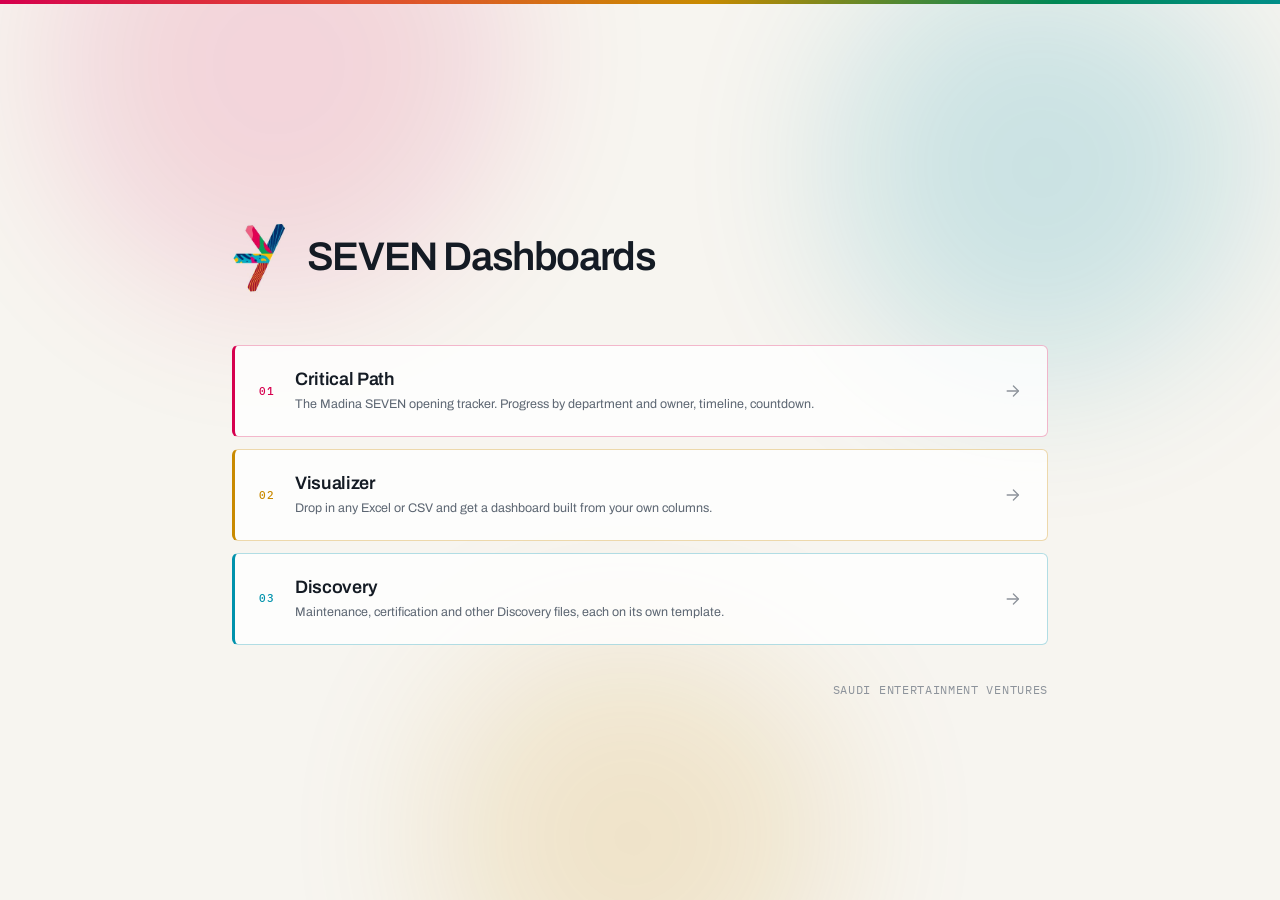
<file: index.html>
<!DOCTYPE html>
<html lang="en">
<head>
<meta charset="UTF-8" />
<meta name="viewport" content="width=device-width, initial-scale=1.0" />
<title>SEVEN Dashboards</title>
<link rel="icon" href="logo.png" />
<link rel="preconnect" href="https://fonts.googleapis.com">
<link rel="preconnect" href="https://fonts.gstatic.com" crossorigin>
<link href="https://fonts.googleapis.com/css2?family=Archivo:wght@400;500;600;700&family=IBM+Plex+Mono:wght@400;500;600&display=swap" rel="stylesheet">
<link rel="stylesheet" href="seven.css" />
<style>
  body{ display:flex; flex-direction:column; position:relative; overflow-x:hidden; }

  /* --------------------------------------------------------------
     Drifting colour field. Same slow motion as before, but the blobs
     are the logo's own hues sitting on paper instead of on navy.
     -------------------------------------------------------------- */
  @keyframes drift1{ 0%,100%{ transform:translate(0,0) rotate(0deg); } 50%{ transform:translate(26px,-18px) rotate(6deg); } }
  @keyframes drift2{ 0%,100%{ transform:translate(0,0) rotate(0deg); } 50%{ transform:translate(-22px,16px) rotate(-5deg); } }
  @keyframes drift3{ 0%,100%{ transform:translate(0,0) rotate(0deg); } 50%{ transform:translate(16px,20px) rotate(4deg); } }

  .field{ position:fixed; inset:0; overflow:hidden; z-index:0; pointer-events:none; }
  .blob{
    position:absolute; border-radius:44% 56% 52% 48% / 48% 44% 56% 52%;
    filter:blur(80px); will-change:transform;
  }
  .blob1{ top:-160px; left:4%;  width:460px; height:460px; background:var(--magenta); opacity:0.13; animation:drift1 14s ease-in-out infinite; }
  .blob2{ top:-40px;  right:2%; width:420px; height:420px; background:var(--cyan);    opacity:0.18; animation:drift2 17s ease-in-out infinite; }
  .blob3{ bottom:-140px; left:34%; width:400px; height:400px; background:var(--amber); opacity:0.16; animation:drift3 20s ease-in-out infinite; }

  @media (prefers-reduced-motion: reduce){
    .blob{ animation:none; }
  }
  /* On a phone the field covers most of the screen, so dial it back. */
  @media (max-width:640px){
    .blob{ filter:blur(64px); }
    .blob1{ width:300px; height:300px; opacity:0.10; }
    .blob2{ width:280px; height:280px; opacity:0.12; }
    .blob3{ width:280px; height:280px; opacity:0.11; }
  }

  .page{
    position:relative; z-index:1;
    flex:1; width:100%; max-width:880px; margin:0 auto;
    padding:56px 32px 40px;
    display:flex; flex-direction:column; justify-content:center;
  }

  /* masthead: the mark, and one line. Nothing else. */
  .masthead{ display:flex; align-items:center; gap:20px; margin-bottom:52px; }
  .masthead img{ height:72px; width:auto; object-fit:contain; display:block; flex:none; }
  .masthead h1{
    font-size:clamp(28px, 5vw, 40px); font-weight:600; letter-spacing:-0.035em;
    line-height:1.05;
  }

  /* the three dashboards, as outlined cards in their own SEVEN colour */
  .index{ display:flex; flex-direction:column; gap:12px; }

  /* everything arrives in sequence, so the page feels built rather than dumped */
  .masthead{ animation:rise-in .6s cubic-bezier(.22,.9,.25,1) .05s both; }
  .entry{ animation:rise-in .6s cubic-bezier(.22,.9,.25,1) both; }
  .entry:nth-child(1){ animation-delay:.16s; }
  .entry:nth-child(2){ animation-delay:.26s; }
  .entry:nth-child(3){ animation-delay:.36s; }
  .page-foot{ animation:rise-in .6s cubic-bezier(.22,.9,.25,1) .46s both; }
  .entry{
    display:grid; grid-template-columns:auto 1fr auto; align-items:center;
    gap:20px; padding:22px 24px;
    background:rgba(255,255,255,0.78);
    border:1px solid var(--edge);
    border-left:3px solid var(--accent);
    border-radius:var(--radius);
    transition:border-color .16s ease, background .16s ease, transform .16s ease;
  }
  .entry:hover{
    background:#fff;
    border-color:var(--accent);
    border-left-color:var(--accent);
    transform:translateX(3px);
  }
  .entry .num{
    font-family:var(--mono); font-size:11px; letter-spacing:.1em;
    color:var(--accent); font-weight:500;
  }
  .entry .body{ min-width:0; }
  .entry h2{ font-size:18px; font-weight:600; letter-spacing:-0.02em; line-height:1.25; }
  .entry p{ color:var(--ink-2); font-size:12.5px; margin-top:4px; }
  .entry .arrow{
    color:var(--ink-3); display:flex; align-items:center;
    transition:transform .16s ease, color .16s ease;
  }
  .entry:hover .arrow{ color:var(--accent); transform:translateX(3px); }

  .page-foot{
    margin-top:36px; padding-top:0;
    display:flex; justify-content:flex-end; gap:16px; flex-wrap:wrap;
    color:var(--ink-3); font-size:11.5px;
  }
  .page-foot .mono{ letter-spacing:.06em; }

  @media (max-width:560px){
    .page{ padding:56px 20px 36px; }
    .masthead{ gap:14px; margin-bottom:40px; }
    .masthead img{ height:52px; }
    .entry{ grid-template-columns:1fr auto; gap:14px; padding:18px 16px; }
    .entry .num{ display:none; }
  }
</style>
</head>
<body>

<div class="brand-rule"></div>

<div class="field" aria-hidden="true">
  <div class="blob blob1"></div>
  <div class="blob blob2"></div>
  <div class="blob blob3"></div>
</div>

<div class="page">

  <div class="masthead">
    <img src="logo.png" alt="SEVEN" />
    <h1>SEVEN Dashboards</h1>
  </div>

  <nav class="index">

    <a class="entry" href="critical-path.html" style="--accent:var(--magenta); --edge:rgba(214,0,78,0.28)">
      <span class="num">01</span>
      <div class="body">
        <h2>Critical Path</h2>
        <p>The Madina SEVEN opening tracker. Progress by department and owner, timeline, countdown.</p>
      </div>
      <span class="arrow"><svg width="20" height="20" viewBox="0 0 24 24" fill="none" stroke="currentColor" stroke-width="1.6" stroke-linecap="round" stroke-linejoin="round"><path d="M5 12h13"/><path d="M12.5 6l6 6-6 6"/></svg></span>
    </a>

    <a class="entry" href="visualizer.html" style="--accent:var(--amber); --edge:rgba(201,138,0,0.32)">
      <span class="num">02</span>
      <div class="body">
        <h2>Visualizer</h2>
        <p>Drop in any Excel or CSV and get a dashboard built from your own columns.</p>
      </div>
      <span class="arrow"><svg width="20" height="20" viewBox="0 0 24 24" fill="none" stroke="currentColor" stroke-width="1.6" stroke-linecap="round" stroke-linejoin="round"><path d="M5 12h13"/><path d="M12.5 6l6 6-6 6"/></svg></span>
    </a>

    <a class="entry" href="discovery.html" style="--accent:var(--cyan); --edge:rgba(0,146,172,0.30)">
      <span class="num">03</span>
      <div class="body">
        <h2>Discovery</h2>
        <p>Maintenance, certification and other Discovery files, each on its own template.</p>
      </div>
      <span class="arrow"><svg width="20" height="20" viewBox="0 0 24 24" fill="none" stroke="currentColor" stroke-width="1.6" stroke-linecap="round" stroke-linejoin="round"><path d="M5 12h13"/><path d="M12.5 6l6 6-6 6"/></svg></span>
    </a>

  </nav>

  <div class="page-foot">
    <span class="mono">SAUDI ENTERTAINMENT VENTURES</span>
  </div>

</div>

</body>
</html>
</file>
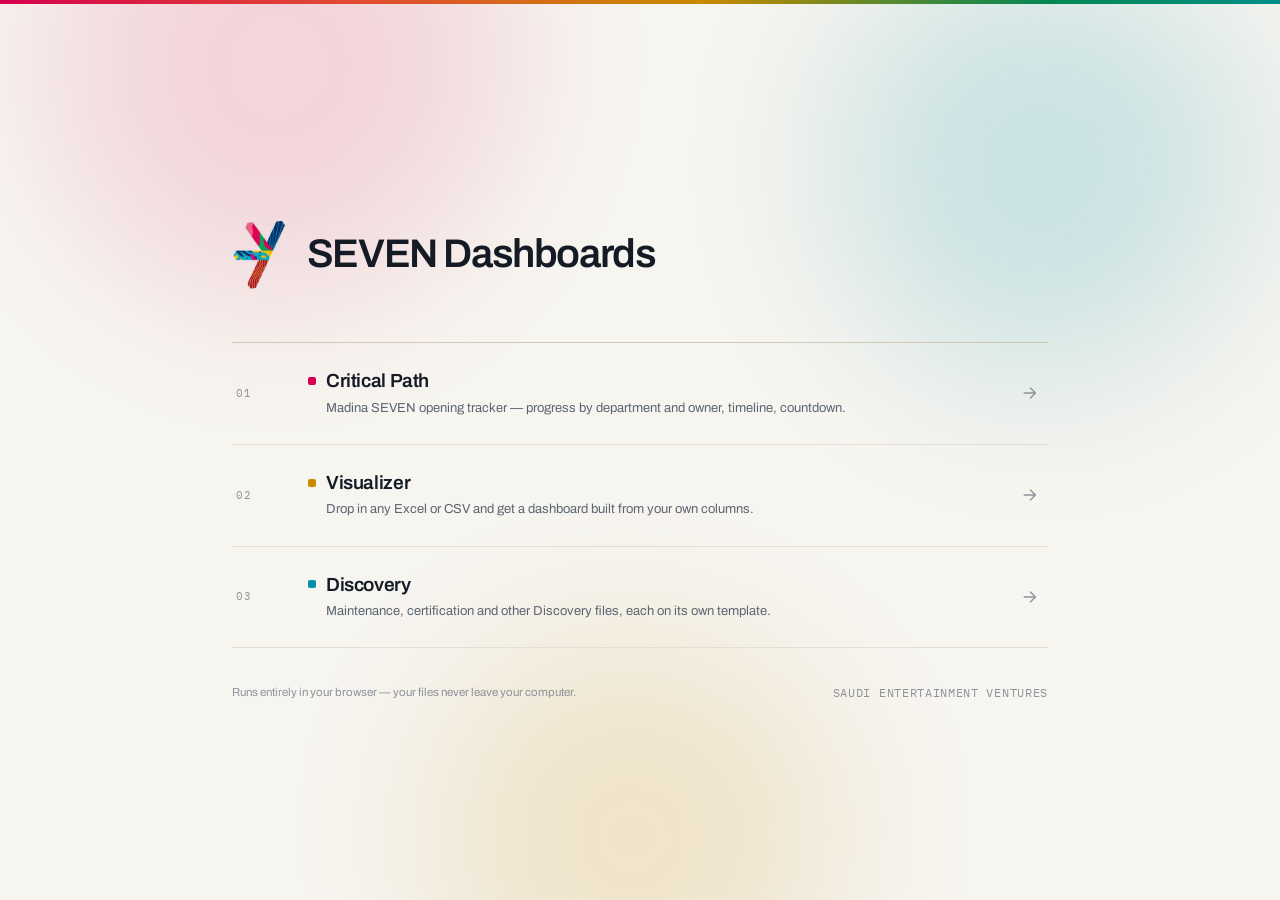
<file: home-2.html>
<!DOCTYPE html>
<html lang="en">
<head>
<meta charset="UTF-8" />
<meta name="viewport" content="width=device-width, initial-scale=1.0" />
<title>SEVEN Dashboards</title>
<link rel="icon" href="logo.png" />
<link rel="preconnect" href="https://fonts.googleapis.com">
<link rel="preconnect" href="https://fonts.gstatic.com" crossorigin>
<link href="https://fonts.googleapis.com/css2?family=Archivo:wght@400;500;600;700&family=IBM+Plex+Mono:wght@400;500;600&display=swap" rel="stylesheet">
<link rel="stylesheet" href="seven.css" />
<style>
  body{ display:flex; flex-direction:column; position:relative; overflow-x:hidden; }

  /* --------------------------------------------------------------
     Drifting colour field. Same slow motion as before, but the blobs
     are the logo's own hues sitting on paper instead of on navy.
     -------------------------------------------------------------- */
  @keyframes drift1{ 0%,100%{ transform:translate(0,0) rotate(0deg); } 50%{ transform:translate(26px,-18px) rotate(6deg); } }
  @keyframes drift2{ 0%,100%{ transform:translate(0,0) rotate(0deg); } 50%{ transform:translate(-22px,16px) rotate(-5deg); } }
  @keyframes drift3{ 0%,100%{ transform:translate(0,0) rotate(0deg); } 50%{ transform:translate(16px,20px) rotate(4deg); } }

  .field{ position:fixed; inset:0; overflow:hidden; z-index:0; pointer-events:none; }
  .blob{
    position:absolute; border-radius:44% 56% 52% 48% / 48% 44% 56% 52%;
    filter:blur(80px); will-change:transform;
  }
  .blob1{ top:-160px; left:4%;  width:460px; height:460px; background:var(--magenta); opacity:0.13; animation:drift1 14s ease-in-out infinite; }
  .blob2{ top:-40px;  right:2%; width:420px; height:420px; background:var(--cyan);    opacity:0.18; animation:drift2 17s ease-in-out infinite; }
  .blob3{ bottom:-140px; left:34%; width:400px; height:400px; background:var(--amber); opacity:0.16; animation:drift3 20s ease-in-out infinite; }

  @media (prefers-reduced-motion: reduce){
    .blob{ animation:none; }
  }
  /* On a phone the field covers most of the screen, so dial it back. */
  @media (max-width:640px){
    .blob{ filter:blur(64px); }
    .blob1{ width:300px; height:300px; opacity:0.10; }
    .blob2{ width:280px; height:280px; opacity:0.12; }
    .blob3{ width:280px; height:280px; opacity:0.11; }
  }

  .page{
    position:relative; z-index:1;
    flex:1; width:100%; max-width:880px; margin:0 auto;
    padding:56px 32px 40px;
    display:flex; flex-direction:column; justify-content:center;
  }

  /* masthead — the mark, and one line. Nothing else. */
  .masthead{ display:flex; align-items:center; gap:20px; margin-bottom:52px; }
  .masthead img{ height:72px; width:auto; object-fit:contain; display:block; flex:none; }
  .masthead h1{
    font-size:clamp(28px, 5vw, 40px); font-weight:600; letter-spacing:-0.035em;
    line-height:1.05;
  }

  /* index of dashboards — rows separated by rules, not floating cards */
  .index{ border-top:1px solid var(--line-strong); }
  .entry{
    display:grid; grid-template-columns:48px 1fr auto; align-items:center;
    gap:24px; padding:26px 8px 26px 4px;
    border-bottom:1px solid var(--line);
    transition:background .14s ease, padding-left .14s ease;
  }
  .entry:hover{ background:rgba(255,255,255,0.72); padding-left:14px; }
  .entry .num{
    font-family:var(--mono); font-size:11px; letter-spacing:.1em;
    color:var(--ink-3); transition:color .14s ease;
  }
  .entry:hover .num{ color:var(--accent); }
  .entry .body{ min-width:0; }
  .entry h2{
    font-size:19px; font-weight:600; letter-spacing:-0.02em; line-height:1.25;
    display:flex; align-items:center; gap:10px;
  }
  .entry h2::before{
    content:''; width:8px; height:8px; border-radius:2px; flex:none;
    background:var(--accent);
  }
  .entry p{ color:var(--ink-2); font-size:13px; margin-top:5px; padding-left:18px; }
  .entry .arrow{
    color:var(--ink-3); display:flex; align-items:center;
    transition:transform .14s ease, color .14s ease;
  }
  .entry:hover .arrow{ color:var(--accent); transform:translateX(4px); }

  .page-foot{
    margin-top:36px; padding-top:0;
    display:flex; justify-content:space-between; gap:16px; flex-wrap:wrap;
    color:var(--ink-3); font-size:11.5px;
  }
  .page-foot .mono{ letter-spacing:.06em; }

  @media (max-width:560px){
    .page{ padding:56px 20px 36px; }
    .masthead{ gap:14px; margin-bottom:40px; }
    .masthead img{ height:52px; }
    .entry{ grid-template-columns:1fr auto; gap:14px; padding:22px 4px; }
    .entry .num{ display:none; }
  }
</style>
</head>
<body>

<div class="brand-rule"></div>

<div class="field" aria-hidden="true">
  <div class="blob blob1"></div>
  <div class="blob blob2"></div>
  <div class="blob blob3"></div>
</div>

<div class="page">

  <div class="masthead">
    <img src="logo.png" alt="SEVEN" />
    <h1>SEVEN Dashboards</h1>
  </div>

  <nav class="index">

    <a class="entry" href="index.html" style="--accent:var(--magenta)">
      <span class="num">01</span>
      <div class="body">
        <h2>Critical Path</h2>
        <p>Madina SEVEN opening tracker — progress by department and owner, timeline, countdown.</p>
      </div>
      <span class="arrow"><svg width="20" height="20" viewBox="0 0 24 24" fill="none" stroke="currentColor" stroke-width="1.6" stroke-linecap="round" stroke-linejoin="round"><path d="M5 12h13"/><path d="M12.5 6l6 6-6 6"/></svg></span>
    </a>

    <a class="entry" href="visualizer.html" style="--accent:var(--amber)">
      <span class="num">02</span>
      <div class="body">
        <h2>Visualizer</h2>
        <p>Drop in any Excel or CSV and get a dashboard built from your own columns.</p>
      </div>
      <span class="arrow"><svg width="20" height="20" viewBox="0 0 24 24" fill="none" stroke="currentColor" stroke-width="1.6" stroke-linecap="round" stroke-linejoin="round"><path d="M5 12h13"/><path d="M12.5 6l6 6-6 6"/></svg></span>
    </a>

    <a class="entry" href="discovery.html" style="--accent:var(--cyan)">
      <span class="num">03</span>
      <div class="body">
        <h2>Discovery</h2>
        <p>Maintenance, certification and other Discovery files, each on its own template.</p>
      </div>
      <span class="arrow"><svg width="20" height="20" viewBox="0 0 24 24" fill="none" stroke="currentColor" stroke-width="1.6" stroke-linecap="round" stroke-linejoin="round"><path d="M5 12h13"/><path d="M12.5 6l6 6-6 6"/></svg></span>
    </a>

  </nav>

  <div class="page-foot">
    <span>Runs entirely in your browser — your files never leave your computer.</span>
    <span class="mono">SAUDI ENTERTAINMENT VENTURES</span>
  </div>

</div>

</body>
</html>
</file>
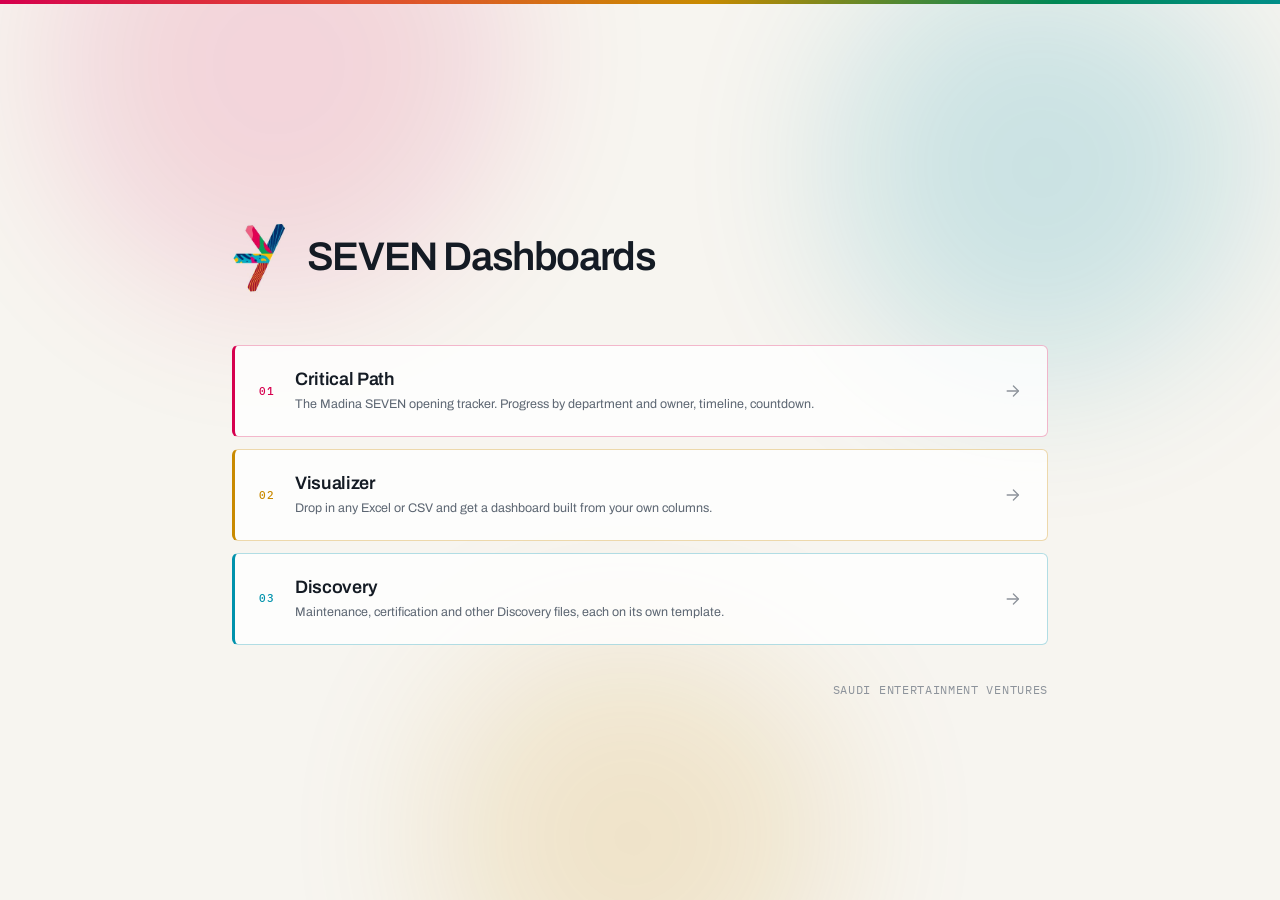
<file: home.html>
<!DOCTYPE html>
<html lang="en">
<head>
<meta charset="UTF-8" />
<title>SEVEN Dashboards</title>
<link rel="icon" href="logo.png" />
<!-- The portal moved to the site root. This keeps old links working. -->
<meta http-equiv="refresh" content="0; url=index.html" />
<link rel="canonical" href="index.html" />
<script>location.replace("index.html");</script>
</head>
<body>
<p style="font-family:system-ui,sans-serif;padding:24px">
  This page has moved. <a href="index.html">Open SEVEN Dashboards</a>.
</p>
</body>
</html>
</file>
<file: seven.css>
/* ==========================================================================
   SEVEN — shared design system
   One stylesheet for every page (home, critical path, visualizer, discovery)
   so the whole site reads as one product.

   Palette is sampled straight from logo.png:
     navy #12406F · cyan #0092AC · magenta #D6004E
     amber #C98A00 · green #00874A · coral #E4572E · violet #7A4DA0
   Categorical order above is checked for colour-blind separation and
   contrast against the white card surface — keep the order if you add series.
   ========================================================================== */

:root{
  /* paper & ink -------------------------------------------------------- */
  --paper:        #F7F5F0;   /* page background — warm, not clinical white */
  --surface:      #FFFFFF;   /* cards, panels */
  --surface-sunk: #F0EDE6;   /* tracks, wells, inputs */
  --surface-hover:#FAF8F3;
  --line:         #E4DFD4;   /* hairline */
  --line-strong:  #CFC8B9;
  --ink:          #141B24;
  --ink-2:        #5C6672;
  --ink-3:        #8D939B;

  /* brand ---------------------------------------------------------------- */
  --navy:    #12406F;
  --cyan:    #0092AC;
  --magenta: #D6004E;
  --amber:   #C98A00;
  --green:   #00874A;
  --coral:   #E4572E;
  --violet:  #7A4DA0;

  --navy-soft:    rgba(18,64,111,0.10);
  --cyan-soft:    rgba(0,146,172,0.10);
  --magenta-soft: rgba(214,0,78,0.10);
  --amber-soft:   rgba(201,138,0,0.12);
  --green-soft:   rgba(0,135,74,0.10);
  --coral-soft:   rgba(228,87,46,0.10);

  /* status (reserved — never reused as a series colour) ------------------ */
  --st-done:    var(--green);
  --st-active:  var(--cyan);
  --st-active-alt: var(--amber);   /* "in progress" in stacked bars/rings */
  --st-pending: #D8D2C6;
  --st-late:    var(--magenta);
  --st-overdue: var(--coral);

  /* aliases kept for the chart engine ------------------------------------ */
  --bg-void: var(--paper);
  --bg-panel: var(--surface);
  --bg-panel-alt: var(--surface-hover);
  --bg-raised: var(--surface-sunk);
  --border: var(--line);
  --ink-dim: var(--ink-2);
  --ink-faint: var(--ink-3);
  --teal: var(--cyan);
  --orange: var(--amber);
  --blue: var(--navy);

  --radius: 6px;
  --radius-sm: 4px;
  --shadow: 0 1px 2px rgba(20,27,36,0.05);
  --sans: 'Archivo', system-ui, -apple-system, 'Segoe UI', sans-serif;
  --mono: 'IBM Plex Mono', ui-monospace, 'SFMono-Regular', monospace;
}

*{ box-sizing:border-box; margin:0; padding:0; }

html{ -webkit-text-size-adjust:100%; }

body{
  background:var(--paper);
  color:var(--ink);
  font-family:var(--sans);
  font-size:13.5px;
  line-height:1.55;
  -webkit-font-smoothing:antialiased;
  -moz-osx-font-smoothing:grayscale;
  min-height:100vh;
}

a{ color:inherit; text-decoration:none; }
img{ max-width:100%; }
button, input, select{ font:inherit; color:inherit; }

.display{ font-family:var(--sans); font-weight:600; letter-spacing:-0.02em; }
.mono{ font-family:var(--mono); font-variant-numeric:tabular-nums; }
.dimmed{ color:var(--ink-2); }

/* small uppercase label — used for every section/eyebrow label on the site */
.eyebrow{
  font-family:var(--mono); font-size:10px; font-weight:500;
  letter-spacing:0.18em; text-transform:uppercase; color:var(--ink-3);
}

/* The brand bar. Hard colour stops read like a flag, so the logo's hues are
   blended instead, wiped in on load and left drifting very slowly. */
.brand-rule{
  height:4px; width:100%; flex:none; transform-origin:left center;
  background:linear-gradient(90deg,
    var(--magenta), var(--coral), var(--amber), var(--green),
    var(--cyan), var(--navy), var(--cyan), var(--amber), var(--magenta));
  background-size:220% 100%;
  animation:rule-wipe .8s cubic-bezier(.22,.9,.25,1) both,
            rule-drift 26s linear infinite;
}
@keyframes rule-wipe{ from{ transform:scaleX(0); } to{ transform:scaleX(1); } }
@keyframes rule-drift{ from{ background-position:0 0; } to{ background-position:-220% 0; } }

/* ---------- header -------------------------------------------------- */
header.top{
  display:flex; align-items:center; justify-content:space-between;
  gap:20px; flex-wrap:wrap; position:relative;
  padding:18px 32px 20px;
  background:rgba(247,245,240,0.92);
  backdrop-filter:saturate(1.4) blur(8px);
  position:sticky; top:0; z-index:50;
}
/* the header sits on the logo's colours rather than a plain hairline */
header.top::after{
  content:''; position:absolute; left:0; right:0; bottom:0; height:3px; z-index:0;
  transform-origin:left center;
  background:linear-gradient(90deg,
    var(--magenta), var(--coral), var(--amber), var(--green),
    var(--cyan), var(--navy), var(--cyan), var(--amber), var(--magenta));
  background-size:220% 100%;
  animation:rule-wipe .8s cubic-bezier(.22,.9,.25,1) both,
            rule-drift 26s linear infinite;
}
/* The brand lockup is the way home, and the page name opens a switcher,
   so getting anywhere is one click from anywhere. */
.brand{ display:flex; align-items:center; gap:10px; min-width:0; }

.brand-home{
  display:flex; align-items:center; gap:11px;
  padding:4px 6px 4px 2px; border-radius:var(--radius-sm);
  transition:background .14s ease;
}
.brand-home:hover{ background:var(--surface-sunk); }
.brand-home img{ height:30px; width:auto; object-fit:contain; display:block; }
.brand-word{
  font-size:13px; font-weight:700; letter-spacing:.16em;
  color:var(--ink); white-space:nowrap;
}
.brand-sep{ color:var(--line-strong); font-size:15px; user-select:none; }

.switcher{ position:relative; z-index:2; }
.switch-btn{
  display:inline-flex; align-items:center; gap:7px; cursor:pointer;
  background:transparent; border:1px solid transparent; border-radius:var(--radius-sm);
  padding:5px 9px 5px 10px;
  font-family:var(--sans); font-size:13px; font-weight:500; letter-spacing:.14em;
  text-transform:uppercase; color:var(--ink-2); white-space:nowrap;
  transition:background .14s ease, border-color .14s ease, color .14s ease;
}
.switch-btn:hover{ background:var(--surface-sunk); border-color:var(--line); color:var(--ink); }
.switch-chev{ transition:transform .18s ease; opacity:.65; }
.switcher.open .switch-btn{ background:var(--surface-sunk); border-color:var(--line-strong); color:var(--ink); }
.switcher.open .switch-chev{ transform:rotate(180deg); }

.switch-menu{
  position:absolute; top:calc(100% + 8px); left:0; z-index:60;
  min-width:214px; padding:6px;
  background:var(--surface); border:1px solid var(--line); border-radius:8px;
  box-shadow:0 1px 2px rgba(20,27,36,.05), 0 16px 36px -14px rgba(20,27,36,.3);
  opacity:0; visibility:hidden; transform:translateY(-6px) scale(.98);
  transform-origin:top left;
  transition:opacity .16s ease, transform .16s cubic-bezier(.22,.9,.25,1), visibility .16s;
}
.switcher.open .switch-menu{ opacity:1; visibility:visible; transform:none; }

.switch-menu a{
  display:flex; align-items:center; gap:10px;
  padding:8px 10px; border-radius:var(--radius-sm);
  font-size:13px; color:var(--ink-2);
  transition:background .12s ease, color .12s ease;
}
.switch-menu a:hover, .switch-menu a:focus-visible{ background:var(--surface-sunk); color:var(--ink); outline:none; }
.switch-menu a:focus-visible{ box-shadow:inset 0 0 0 2px var(--cyan); }
.switch-all svg{ color:var(--ink-3); flex:none; }
.switch-rule{ height:1px; background:var(--line); margin:6px 4px; }

.switch-dot{ width:8px; height:8px; border-radius:2px; background:var(--dot); flex:none; }
.switch-item.current{ color:var(--ink); font-weight:600; }
.switch-tick{ margin-left:auto; color:var(--dot); flex:none; }

.top-actions{ display:flex; align-items:center; gap:8px; flex-wrap:wrap; }

/* ---------- buttons -------------------------------------------------- */
.btn, button.primary, button.ghost{
  display:inline-flex; align-items:center; gap:7px; cursor:pointer;
  font-family:var(--sans); font-size:12.5px; font-weight:500;
  padding:8px 14px; border-radius:var(--radius-sm);
  border:1px solid var(--line-strong); background:var(--surface); color:var(--ink);
  transition:background .12s ease, border-color .12s ease, color .12s ease;
  white-space:nowrap;
}
.btn svg, button svg{ flex:none; }
.btn:hover, button.ghost:hover{ background:var(--surface-sunk); border-color:var(--ink-3); }

.btn.primary, button.primary{
  background:var(--navy); border-color:var(--navy); color:#fff; font-weight:600;
}
.btn.primary:hover, button.primary:hover{ background:#0D3159; border-color:#0D3159; }

.btn.ghost, button.ghost{ background:transparent; border-color:var(--line-strong); color:var(--ink-2); }
.btn.ghost:hover{ color:var(--ink); }

.btn:focus-visible, button:focus-visible, a:focus-visible,
input:focus-visible, select:focus-visible{
  outline:2px solid var(--cyan); outline-offset:2px;
}

main{ max-width:1400px; margin:0 auto; padding:28px 32px 72px; }

/* ---------- empty state ------------------------------------------------
   The screen every dashboard opens on, so it has to earn its place: what
   the page builds, shown rather than described, and a row of keywords
   instead of a paragraph of bullets.                                     */
#empty-state{ padding:clamp(36px, 7vh, 84px) 0 0; }

.starter{
  max-width:960px; margin:0 auto;
  background:var(--surface); border:1px solid var(--line);
  border-radius:10px; overflow:hidden;
  box-shadow:0 1px 2px rgba(20,27,36,.05), 0 12px 32px -18px rgba(20,27,36,.28);
  display:grid; grid-template-columns:1.15fr 1fr;
  grid-template-areas:"main art" "tags tags";
  transition:border-color .2s ease, box-shadow .2s ease, transform .2s ease;
  animation:card-in .6s cubic-bezier(.22,.9,.25,1) both;
}
.starter.drag, #empty-state.drag .starter{
  border-color:var(--accent);
  box-shadow:0 18px 40px -20px rgba(20,27,36,.35);
  box-shadow:0 0 0 4px color-mix(in srgb, var(--accent) 14%, transparent),
             0 18px 40px -20px rgba(20,27,36,.35);
  transform:translateY(-2px);
}

.starter-main{ grid-area:main; padding:38px 38px 34px; }
.starter-main > *{ animation:rise-in .55s cubic-bezier(.22,.9,.25,1) both; }
.starter-main > *:nth-child(1){ animation-delay:.06s; }
.starter-main > *:nth-child(2){ animation-delay:.12s; }
.starter-main > *:nth-child(3){ animation-delay:.18s; }
.starter-main > *:nth-child(4){ animation-delay:.24s; }
.starter-main > *:nth-child(5){ animation-delay:.30s; }

.starter-main .eyebrow{
  display:inline-flex; align-items:center; gap:7px; margin-bottom:14px;
}
.starter-main .eyebrow::before{
  content:''; width:6px; height:6px; border-radius:50%;
  background:var(--accent); flex:none;
  animation:pulse-dot 2.4s ease-in-out infinite;
}
.starter-main h2{
  font-size:25px; font-weight:600; letter-spacing:-0.03em;
  line-height:1.15; margin-bottom:10px;
}
.starter-main p{
  color:var(--ink-2); font-size:13.5px; line-height:1.6;
  max-width:38ch; margin-bottom:26px;
}
.starter-main .btn{ padding:11px 20px; font-size:13px; }
.starter-main .btn.primary:hover{ transform:translateY(-1px); box-shadow:0 6px 16px -6px rgba(18,64,111,.6); }

/* the picture of what the page is about to build */
.starter-art{
  grid-area:art; position:relative;
  display:flex; align-items:center; justify-content:center;
  padding:28px 30px;
  background:var(--surface-sunk);
  background:
    linear-gradient(180deg, color-mix(in srgb, var(--accent) 6%, var(--surface-sunk)), var(--surface-sunk));
  border-left:1px solid var(--line);
}
.starter-art svg{ width:100%; max-width:250px; height:auto; display:block; }

/* What the page gives you, as icon-led keywords. Outlined pills read as a
   generic tag cloud, so the icon carries the rhythm and the border goes. */
.starter-tags{
  grid-area:tags; display:flex; flex-wrap:wrap; gap:9px 26px;
  padding:15px 38px 17px; border-top:1px solid var(--line);
  background:var(--surface);
  animation:rise-in .55s cubic-bezier(.22,.9,.25,1) .34s both;
}
.starter-tags .tag{
  display:inline-flex; align-items:center; gap:8px;
  font-family:var(--mono); font-size:10px; font-weight:500;
  letter-spacing:.13em; text-transform:uppercase; color:var(--ink-2);
  transition:color .15s ease;
}
.starter-tags .tag svg{
  flex:none; color:var(--accent);
  transition:transform .18s cubic-bezier(.3,1.3,.5,1);
}
.starter-tags .tag:hover{ color:var(--ink); }
.starter-tags .tag:hover svg{ transform:translateY(-2px) scale(1.08); }

@keyframes card-in{ from{ opacity:0; transform:translateY(14px); } to{ opacity:1; transform:none; } }
@keyframes rise-in{ from{ opacity:0; transform:translateY(9px); } to{ opacity:1; transform:none; } }
@keyframes pulse-dot{
  0%,100%{ transform:scale(1); opacity:1; }
  50%{ transform:scale(1.35); opacity:.55; }
}

@media (max-width:780px){
  .starter{ grid-template-columns:1fr; grid-template-areas:"art" "main" "tags"; }
  .starter-main{ padding:28px 24px 26px; }
  .starter-art{ border-left:none; border-bottom:1px solid var(--line); padding:24px; }
  .starter-art svg{ max-width:210px; }
  .starter-tags{ padding:14px 24px 18px; }
}

/* ---------- board chrome --------------------------------------------- */
.title-row{ display:flex; align-items:baseline; gap:12px; margin-bottom:12px; flex-wrap:wrap; }
.board-title{
  background:transparent; border:none; border-bottom:1px solid transparent;
  color:var(--ink); font-family:var(--sans); font-size:26px; font-weight:600;
  letter-spacing:-0.02em; padding:2px 2px; min-width:280px; outline:none;
  transition:border-color .15s;
}
.board-title:hover{ border-bottom-color:var(--line-strong); }
.board-title:focus{ border-bottom-color:var(--cyan); }
.board-title::placeholder{ color:var(--ink-3); }

.file-bar{ display:flex; align-items:center; gap:10px; flex-wrap:wrap; margin-bottom:20px; }
.file-chip{
  display:flex; align-items:center; gap:8px;
  background:var(--surface); border:1px solid var(--line);
  border-radius:var(--radius-sm); padding:6px 12px; font-size:12px; color:var(--ink-2);
}
.file-chip .dot{ width:6px; height:6px; border-radius:50%; background:var(--green); flex:none; }
select.pill, .fld select, .fld input{
  background:var(--surface); color:var(--ink);
  border:1px solid var(--line-strong); border-radius:var(--radius-sm);
  padding:7px 10px; font-size:12.5px; font-family:var(--sans); outline:none;
}
.ctrl-group{ display:flex; align-items:center; gap:7px; }
.ctrl-group label{ font-size:11px; color:var(--ink-3); text-transform:uppercase; letter-spacing:.1em; font-family:var(--mono); }
.spacer{ flex:1; }

/* ---------- chart grid (engine.js) ----------------------------------- */
#chart-grid{ display:grid; grid-template-columns:repeat(4,1fr); gap:16px; align-items:start; }
.chart-card{
  background:var(--surface); border:1px solid var(--line); border-radius:var(--radius);
  box-shadow:var(--shadow);
  padding:16px 18px 14px; display:flex; flex-direction:column; min-width:0;
}
.chart-card.w-quarter{ grid-column:span 1; }
.chart-card.w-half{ grid-column:span 2; }
.chart-card.w-full{ grid-column:span 4; }
@media (max-width:1100px){
  #chart-grid{ grid-template-columns:repeat(2,1fr); }
  .chart-card.w-quarter{ grid-column:span 1; }
  .chart-card.w-half, .chart-card.w-full{ grid-column:span 2; }
}
@media (max-width:680px){
  #chart-grid{ grid-template-columns:1fr; }
  .chart-card{ grid-column:span 1 !important; }
}

.chart-head{ display:flex; align-items:flex-start; justify-content:space-between; gap:10px; margin-bottom:14px; }
.chart-title{ font-size:13px; font-weight:600; line-height:1.35; word-break:break-word; letter-spacing:-0.01em; }
.chart-tools{ display:flex; gap:2px; opacity:0; transition:opacity .15s; flex-shrink:0; }
.chart-card:hover .chart-tools, .chart-card:focus-within .chart-tools{ opacity:1; }
.tool{
  cursor:pointer; background:transparent; border:1px solid transparent; color:var(--ink-3);
  width:24px; height:24px; border-radius:var(--radius-sm); font-size:11px; line-height:1;
  display:flex; align-items:center; justify-content:center;
}
.tool:hover:not(:disabled){ color:var(--ink); background:var(--surface-sunk); border-color:var(--line); }
.tool:disabled{ opacity:.28; cursor:default; }
.tool.danger:hover{ color:var(--magenta); background:var(--magenta-soft); border-color:transparent; }

.chart-body{ flex:1; min-width:0; }
.chart-svg{ width:100%; height:auto; display:block; overflow:visible; }
.chart-empty{ color:var(--ink-3); font-size:12px; padding:28px 4px; text-align:center; }

.grid{ stroke:var(--line); stroke-width:1; }
.axis-lbl{ fill:var(--ink-3); font-size:10px; font-family:var(--mono); }
.cat-lbl{ fill:var(--ink-2); font-size:10.5px; font-family:var(--sans); }
.val-lbl{ fill:var(--ink); font-size:10.5px; font-family:var(--mono); font-weight:500; }
.donut-num{ fill:var(--ink); font-size:22px; font-weight:600; font-family:var(--mono); }
.donut-cap{ fill:var(--ink-3); font-size:9px; letter-spacing:1.4px; font-family:var(--sans); }

.kpi-body{ padding:4px 0 8px; }
.kpi-num{ font-size:30px; font-weight:500; line-height:1.1; letter-spacing:-0.02em; }
.kpi-cap{ font-size:11px; color:var(--ink-2); margin-top:6px; }

.prog-list{ display:flex; flex-direction:column; gap:11px; padding-top:2px; }
.prog-top{ display:flex; justify-content:space-between; gap:10px; font-size:12.5px; margin-bottom:5px; }
.prog-name{ color:var(--ink); }
.prog-val{ color:var(--ink-2); }
.prog-track{ height:7px; background:var(--surface-sunk); border-radius:99px; overflow:hidden; }
.prog-fill{ height:100%; border-radius:99px; }

.v-table{ width:100%; border-collapse:collapse; font-size:12.5px; }
.v-table th{
  text-align:left; color:var(--ink-3); font-weight:500; font-size:10px;
  letter-spacing:.12em; text-transform:uppercase; font-family:var(--mono);
  padding:8px 12px; border-bottom:1px solid var(--line-strong);
}
.v-table td{ padding:8px 12px; border-bottom:1px solid var(--line); }
.v-table tr:last-child td{ border-bottom:none; }
.tbl-scroll{ overflow-x:auto; max-height:320px; overflow-y:auto; }
.no-charts{ grid-column:span 4; text-align:center; color:var(--ink-2); padding:60px 20px; font-size:13.5px; }

/* ---------- editor modal --------------------------------------------- */
#editor-modal{
  display:none; position:fixed; inset:0; background:rgba(20,27,36,0.32);
  z-index:200; align-items:center; justify-content:center; padding:24px;
}
#editor-modal.open{ display:flex; }
.modal-card{
  background:var(--surface); border:1px solid var(--line); border-radius:var(--radius);
  box-shadow:0 20px 48px rgba(20,27,36,0.16);
  width:100%; max-width:540px; max-height:88vh; overflow-y:auto; padding:26px 28px;
}
.modal-card h2{ font-size:18px; font-weight:600; letter-spacing:-0.02em; margin-bottom:20px; }
.fld{ display:block; margin-bottom:14px; }
.fld span{ display:block; font-size:11.5px; color:var(--ink-2); margin-bottom:5px; }
.fld em{ font-style:normal; color:var(--ink-3); }
.fld select, .fld input{ width:100%; padding:9px 11px; font-size:13px; }
.fld select:focus, .fld input:focus{ border-color:var(--cyan); }
.modal-actions{ display:flex; gap:8px; justify-content:flex-end; margin-top:20px; }

footer.site-footer{
  text-align:center; color:var(--ink-3); font-size:11.5px;
  margin-top:44px; letter-spacing:.02em;
}

/* ---------- print ----------------------------------------------------- */
@media print{
  header.top, .chart-tools, .file-bar .ctrl-group,
  #add-chart-btn, #reset-btn, #print-btn, .top-actions, .tipcard{ display:none !important; }
  body{ background:#fff; }
  .chart-card, .panel{ break-inside:avoid; box-shadow:none; }
  /* Animations do not run when printing, and every mark rests in its
     finished state, so the page prints exactly as it looks. */
  .mark-grow, .mark-wide, .mark-fade, #filter-pill{ animation:none !important; }
  .pick.dim{ opacity:1 !important; }
  /* A filtered board must say so on paper, not quietly show part of the data. */
  #filter-pill{
    position:static; transform:none; display:flex !important;
    background:none; color:#000; box-shadow:none;
    padding:0 0 10px; border-radius:0; font-size:12px;
  }
  #filter-pill button{ display:none !important; }
}

@media (max-width:640px){
  header.top{ padding:14px 18px; }
  main{ padding:20px 18px 56px; }
}

/* ---------- the "your board, being built" illustration --------------- */
.art-bar, .art-kpi, .art-spark, .art-dot{ transform-box:fill-box; }
.art-bar{
  transform-origin:bottom;
  animation:bar-in .7s cubic-bezier(.2,.9,.25,1) both,
            bar-breathe 7s ease-in-out infinite;
}
.art-bars .art-bar:nth-of-type(1){ animation-delay:.45s, 1.2s; }
.art-bars .art-bar:nth-of-type(2){ animation-delay:.55s, 1.9s; }
.art-bars .art-bar:nth-of-type(3){ animation-delay:.65s, 2.6s; }
.art-bars .art-bar:nth-of-type(4){ animation-delay:.75s, 3.3s; }
.art-bars .art-bar:nth-of-type(5){ animation-delay:.85s, 4.0s; }
@keyframes bar-in{ from{ transform:scaleY(0); } to{ transform:scaleY(1); } }
@keyframes bar-breathe{ 0%,100%{ transform:scaleY(1); } 50%{ transform:scaleY(.9); } }

.art-kpi{ animation:kpi-in .5s ease-out both; }
.art-kpi:nth-of-type(1){ animation-delay:.12s; }
.art-kpi:nth-of-type(2){ animation-delay:.2s; }
.art-kpi:nth-of-type(3){ animation-delay:.28s; }
@keyframes kpi-in{ from{ opacity:0; transform:translateY(-5px); } to{ opacity:1; transform:none; } }

.art-spark{
  stroke-dasharray:230; stroke-dashoffset:230;
  animation:spark-draw 1.6s cubic-bezier(.4,.6,.3,1) 1s both;
}
@keyframes spark-draw{ to{ stroke-dashoffset:0; } }
.art-dot{ animation:dot-in .4s ease-out 2.5s both, dot-float 7s ease-in-out 2.9s infinite; }
@keyframes dot-in{ from{ opacity:0; transform:scale(0); } to{ opacity:1; transform:scale(1); } }
@keyframes dot-float{ 0%,100%{ transform:translateY(0); } 50%{ transform:translateY(-4px); } }

/* dropping a file makes the board react */
.starter.drag .art-bar, #empty-state.drag .art-bar{
  animation:bar-pop .5s cubic-bezier(.3,1.4,.5,1) both;
}
@keyframes bar-pop{ 0%{ transform:scaleY(1); } 45%{ transform:scaleY(1.16); } 100%{ transform:scaleY(1); } }

/* lanes and bars that fill from the left: timeline rows, the compliance bar */
.art-lane, .art-row, .art-tick, .art-marker, .art-pulse{ transform-box:fill-box; }
.art-lane{
  transform-origin:left center;
  animation:lane-in .85s cubic-bezier(.2,.9,.25,1) both,
            lane-breathe 7s ease-in-out infinite;
  animation-delay:.4s, 1.3s;
}
.art-lanes .art-lane:nth-of-type(1){ animation-delay:.40s, 1.3s; }
.art-lanes .art-lane:nth-of-type(2){ animation-delay:.52s, 2.0s; }
.art-lanes .art-lane:nth-of-type(3){ animation-delay:.64s, 2.7s; }
.art-lanes .art-lane:nth-of-type(4){ animation-delay:.76s, 3.4s; }
@keyframes lane-in{ from{ transform:scaleX(0); } to{ transform:scaleX(1); } }
@keyframes lane-breathe{ 0%,100%{ transform:scaleX(1); } 50%{ transform:scaleX(.955); } }

.art-rows .art-row{ animation:kpi-in .5s ease-out both; }
.art-rows .art-row:nth-of-type(1){ animation-delay:.10s; }
.art-rows .art-row:nth-of-type(2){ animation-delay:.18s; }
.art-rows .art-row:nth-of-type(3){ animation-delay:.26s; }
.art-rows .art-row:nth-of-type(4){ animation-delay:.34s; }

/* the ticks sign themselves off one after another */
.art-tick{ stroke-dasharray:20; stroke-dashoffset:20; animation:spark-draw .45s ease-out both; }
.art-rows .art-row:nth-of-type(1) .art-tick{ animation-delay:.95s; }
.art-rows .art-row:nth-of-type(2) .art-tick{ animation-delay:1.25s; }

.art-marker{ animation:marker-in .6s cubic-bezier(.2,.9,.25,1) 1.1s both; }
@keyframes marker-in{ from{ opacity:0; transform:translateY(-7px); } to{ opacity:1; transform:none; } }

.art-pulse{ transform-origin:center; animation:pulse-dot 2.6s ease-in-out 1.7s infinite; }

/* dropping a file makes these react too */
.starter.drag .art-lane, #empty-state.drag .art-lane{
  animation:lane-pop .5s cubic-bezier(.3,1.4,.5,1) both;
}
@keyframes lane-pop{ 0%{ transform:scaleX(1); } 45%{ transform:scaleX(1.05); } 100%{ transform:scaleX(1); } }

/* ---------- hover tooltip -------------------------------------------- */
.tipcard{
  position:fixed; top:0; left:0; z-index:300; pointer-events:none;
  max-width:280px; padding:9px 12px;
  background:var(--ink); color:#fff; border-radius:6px;
  box-shadow:0 10px 28px -10px rgba(20,27,36,.55);
  opacity:0; transition:opacity .12s ease;
  will-change:transform;
}
.tipcard.on{ opacity:1; }
.tipcard .tip-head{
  display:block; font-family:var(--sans); font-size:12.5px; font-weight:600;
  letter-spacing:-0.01em; line-height:1.35;
}
.tipcard .tip-line{
  display:block; font-family:var(--mono); font-size:11px;
  color:rgba(255,255,255,.72); line-height:1.5; margin-top:2px;
}

/* ---------- chart marks: hover focus and redraw motion ---------------- */
/* Hovering one mark pushes the rest back so dense charts stay readable. */
.chart-svg:hover .mark{ opacity:.42; }
.chart-svg .mark{ transition:opacity .14s ease; }
.chart-svg:hover .mark:hover, .chart-svg .mark:hover{ opacity:1; }

/* Marks grow in whenever a chart draws, which includes every time a
   filter changes, so you can see the board respond. The resting state is
   the finished state, so with animation off (printing, or reduced
   motion) everything simply sits where it belongs. */
.mark-grow{ transform-box:fill-box; transform-origin:bottom; animation:mark-up .34s cubic-bezier(.22,.9,.25,1) both; }
.mark-wide{ transform-box:fill-box; transform-origin:left center; animation:mark-out .34s cubic-bezier(.22,.9,.25,1) both; }
.mark-fade{ animation:mark-in .3s ease-out both; }
@keyframes mark-up{ from{ transform:scaleY(0); } to{ transform:scaleY(1); } }
@keyframes mark-out{ from{ transform:scaleX(0); } to{ transform:scaleX(1); } }
@keyframes mark-in{ from{ opacity:0; } to{ opacity:1; } }

/* ---------- active filter ---------------------------------------------
   A floating chip, not a panel: with nothing filtered the page is exactly
   the board it was before, untouched.                                    */
#filter-pill{
  position:fixed; left:50%; bottom:22px; transform:translateX(-50%);
  z-index:120; display:none; align-items:center; gap:12px;
  padding:9px 10px 9px 16px;
  background:var(--ink); color:#fff; border-radius:999px;
  box-shadow:0 12px 30px -10px rgba(20,27,36,.5);
  font-size:12.5px; white-space:nowrap;
  animation:pill-in .22s cubic-bezier(.22,.9,.25,1) both;
}
#filter-pill.on{ display:flex; }
#filter-pill .pill-what{ font-weight:600; }
#filter-pill .pill-dim{ color:rgba(255,255,255,.6); }
#filter-pill button{
  display:inline-flex; align-items:center; gap:6px; cursor:pointer;
  background:rgba(255,255,255,.14); border:none; color:#fff;
  border-radius:999px; padding:5px 12px; font-size:11.5px; font-family:var(--sans);
}
#filter-pill button:hover{ background:rgba(255,255,255,.26); }
@keyframes pill-in{ from{ opacity:0; transform:translate(-50%,10px); } to{ opacity:1; transform:translateX(-50%); } }

/* things you can click to filter */
.pick{ cursor:pointer; transition:opacity .16s ease, background .14s ease, box-shadow .14s ease; }
.pick.dim{ opacity:.34; }
.track-node.pick:hover{ box-shadow:0 0 0 2px var(--cyan-soft); }
.bar-col.pick:hover .bar-stack{ filter:brightness(1.06); }
.tl-row.pick:hover .tl-track{ box-shadow:inset 0 0 0 2px var(--cyan-soft); }
td.rm-dept.pick:hover, th.pick:hover{ background:var(--surface-sunk); }
.pick:focus-visible{ outline:2px solid var(--cyan); outline-offset:2px; }

/* the Critical Path bars are HTML, not SVG, so they get their own grow-in */
.bar-rise{ transform-origin:bottom; animation:mark-up .34s cubic-bezier(.22,.9,.25,1) both; }

/* ---------- respect the system setting ------------------------------- */
@media (prefers-reduced-motion: reduce){
  *, *::before, *::after{
    animation-duration:.001ms !important;
    animation-iteration-count:1 !important;
    transition-duration:.001ms !important;
  }
}
</file>
